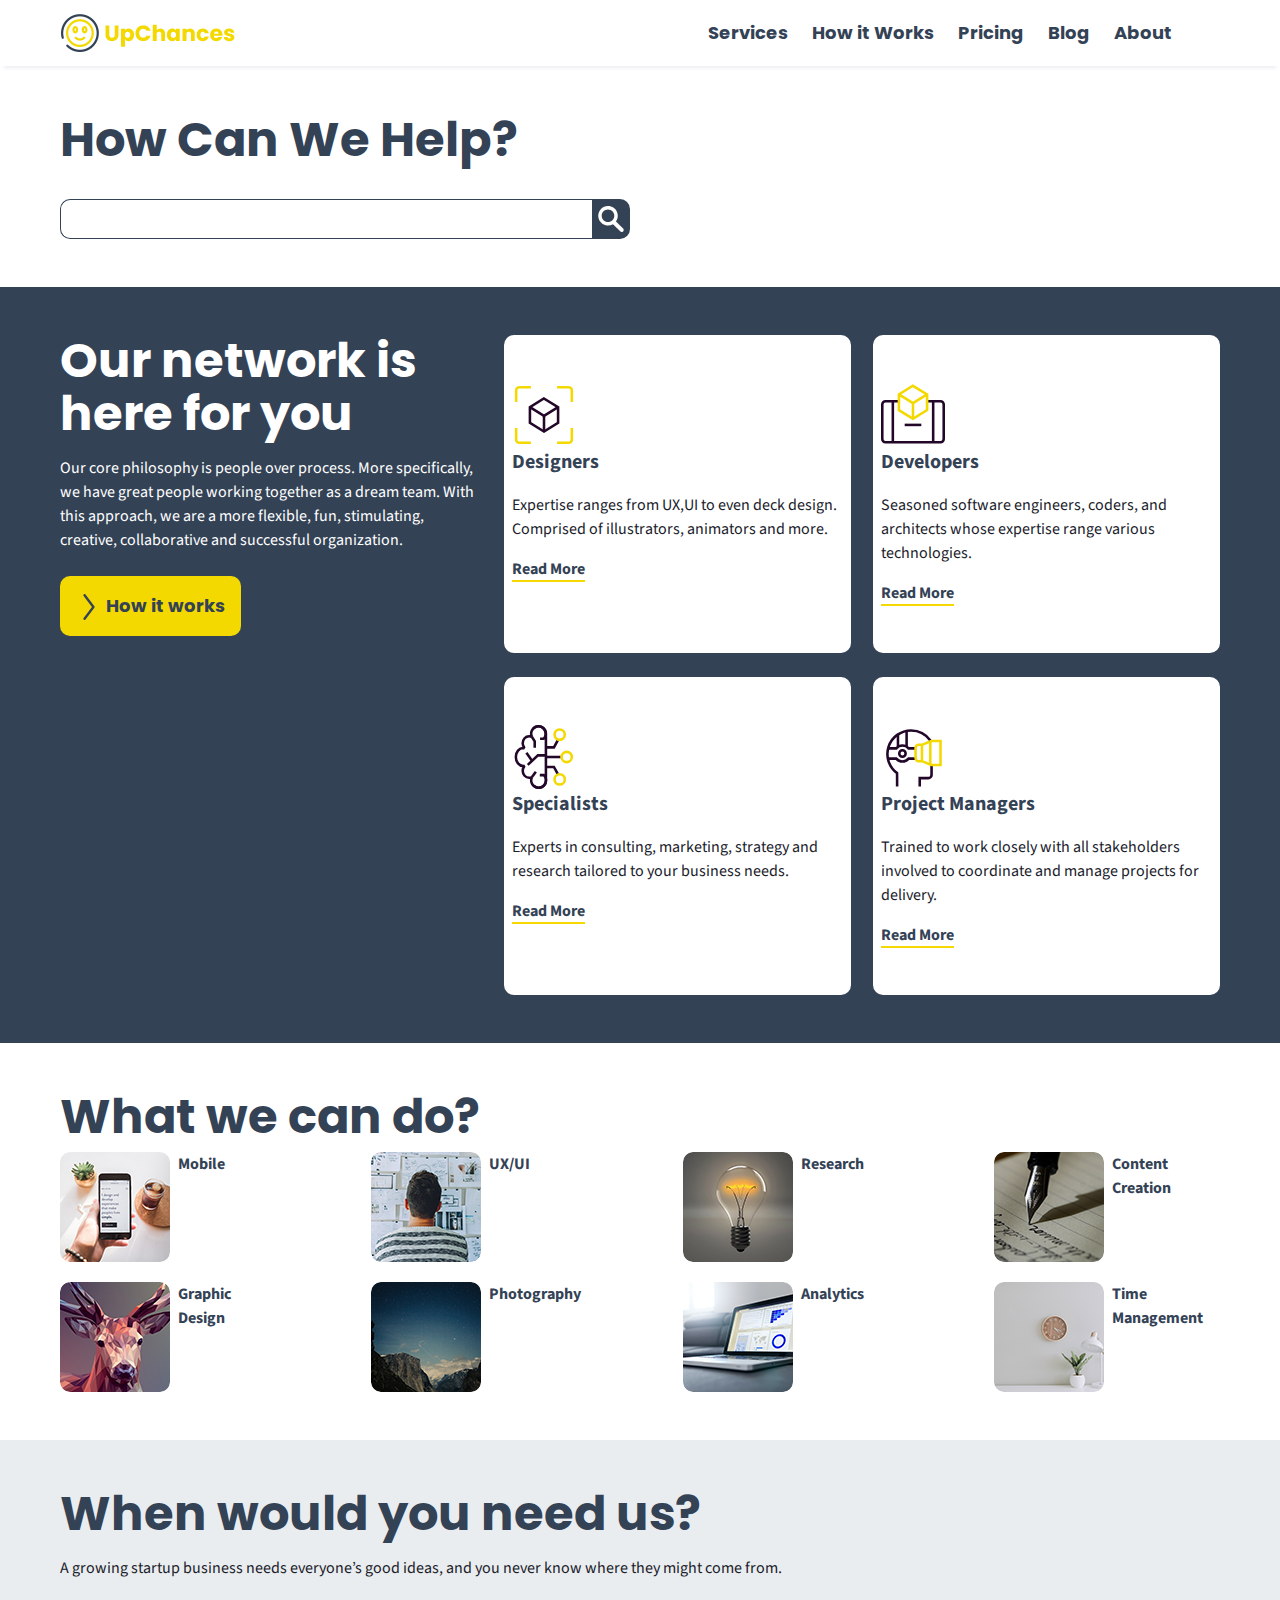
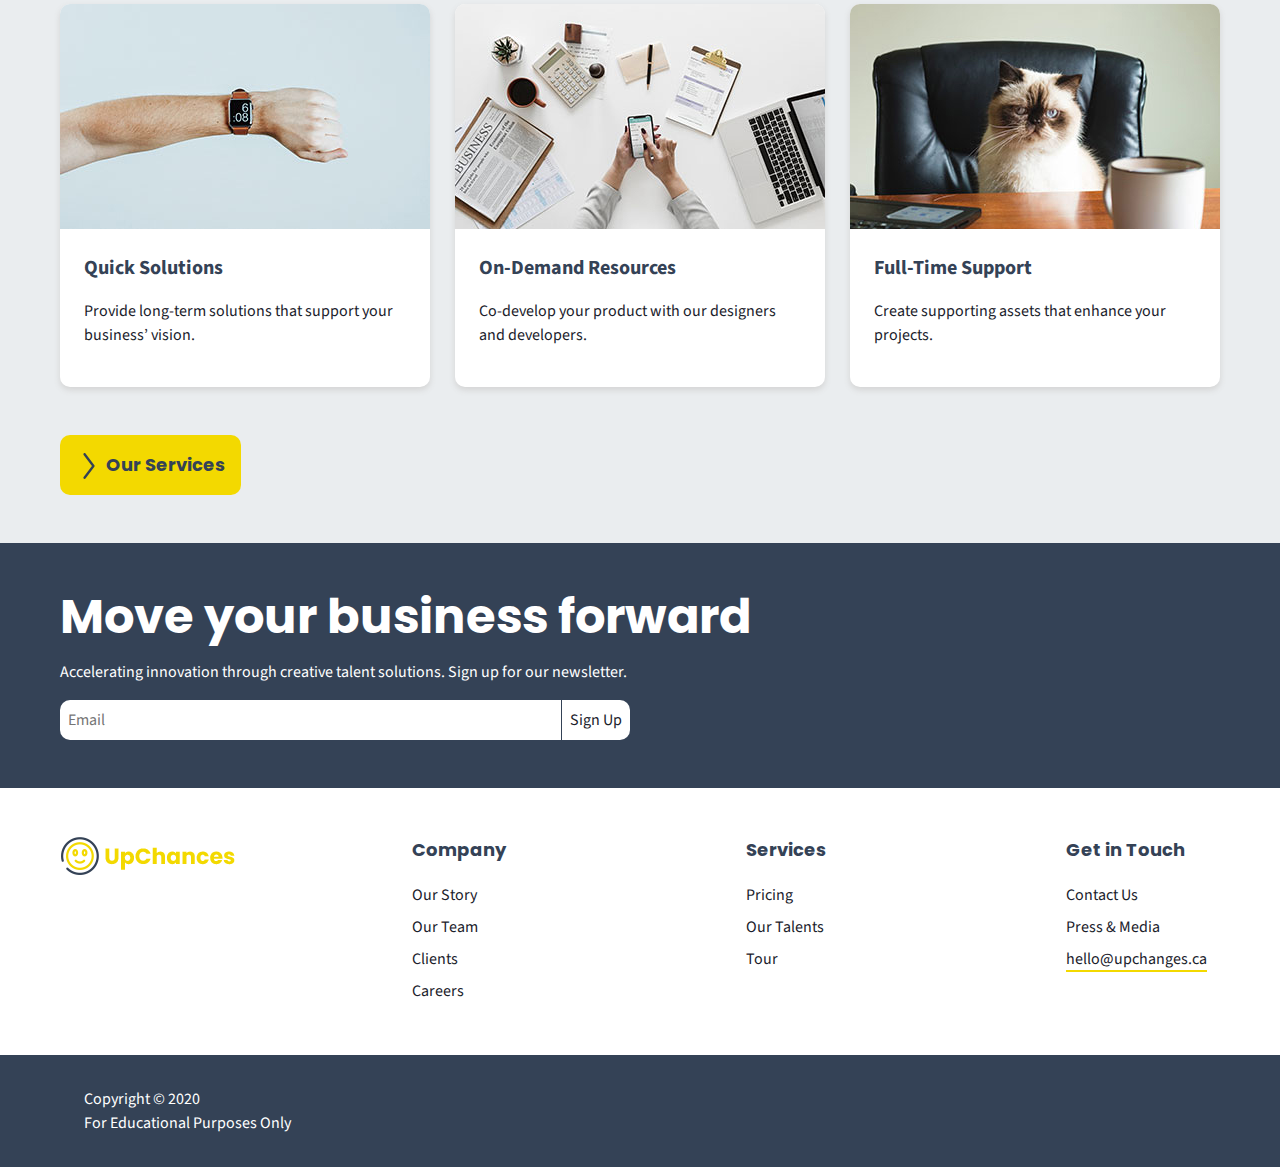
<file: index.html>
<!DOCTYPE html>
<html lang="en">

<head>
    <meta charset="UTF-8">
    <meta http-equiv="X-UA-Compatible" content="IE=edge">
    <meta name="viewport" content="width=device-width, initial-scale=1.0">
    <meta name="description" content="Assignment 3 - Advanced Layout">
    <title>Assignment 3 | Main Page</title>

    <link rel="stylesheet" href="css/reset.css">
    <link rel="stylesheet" href="css/styles.css">

    <link rel="preconnect" href="https://fonts.gstatic.com">
    <link href="https://fonts.googleapis.com/css2?family=Poppins:wght@400;700&family=Source+Sans+Pro:wght@400;700&display=swap" rel="stylesheet">

</head>

<body>
    <header>
        <div class="inner-container">
            <div class="flex">
                <div class="company-logo">
                    <h1 class="sr-only">UpChances</h1>
                    <a href="index.html"><img src="img/logo.png" alt="UpChances Company logo"></a>
                </div>
                <button class="hamburger-btn">
                    <svg viewBox="0 0 100 100" width="28" height="28">
                        <rect y="23" width="100" height="7.15"></rect>
                        <rect y="46" width="100" height="7.15"></rect>
                        <rect y="69" width="100" height="7.15"></rect>
                    </svg>
                </button>
            </div>
            <div class="toggle-nav">
                <nav>
                    <ul class="menu">
                        <li>
                            <a href="#network">Services</a>
                        </li>
                        <li>
                            <a href="form.html">How it Works</a>
                        </li>
                        <li>
                            <a href="form.html">Pricing</a>
                        </li>
                        <li>
                            <a href="#newsletter">Blog</a>
                        </li>
                        <li>
                            <a href="#what-we-do">About</a>
                        </li>
                    </ul>
                </nav>
            </div>
        </div>
    </header>

    <section class="banner-search">
        <div class="inner-container">
            <div class="search">
                <h2>How Can We Help?</h2>
                <form  action="#" method="GET" role="search">
                    <label class="sr-only" for="search">How Can We Help?</label>
                    <input type="search" id="search">
                    <button class="magnifying-glass" type="submit"><img src="img/home-page/search/magnifying-glass.svg" alt="magnifying glass"></button>
                </form>
            </div>
        </div>
    </section>

    <section class="network" id="network">
        <div class="inner-container">
            <div class="philosophy">
                <h2>Our network is here for you</h2>
                <p>Our core philosophy is people over process. More specifically, we have great people working together
                    as a
                    dream team. With this approach, we are a more flexible, fun, stimulating, creative, collaborative
                    and
                    successful organization.</p>
                <div class="utility-button">
                    <a href="form.html">
                        <svg version="1.1" xmlns="http://www.w3.org/2000/svg" xmlns:xlink="http://www.w3.org/1999/xlink" x="0px" y="0px" viewBox="0 0 330.002 330.002" style="enable-background:new 0 0 330.002 330.002;" xml:space="preserve"> <path d="M233.252,155.997L120.752,6.001c-4.972-6.628-14.372-7.97-21-3c-6.628,4.971-7.971,14.373-3,21 l105.75,140.997L96.752,306.001c-4.971,6.627-3.627,16.03,3,21c2.698,2.024,5.856,3.001,8.988,3.001 c4.561,0,9.065-2.072,12.012-6.001l112.5-150.004C237.252,168.664,237.252,161.33,233.252,155.997z" /></svg>
                        How it works
                    </a>
                </div>
            </div>
            <div class="articles">
                <article>
                    <svg width="64px" height="64px" viewBox="0 0 200 200" xmlns="http://www.w3.org/2000/svg">
                        <line x1="100" y1="101.93" x2="100" y2="149.93" fill="none" stroke="#220728"
                            stroke-miterlimit="10" stroke-width="8" />
                        <line x1="56" y1="75.5" x2="100" y2="102.49" fill="none" stroke="#220728" stroke-miterlimit="10"
                            stroke-width="7.94" />
                        <line x1="144" y1="75.5" x2="100" y2="102.49" fill="none" stroke="#220728"
                            stroke-miterlimit="10" stroke-width="8" />
                        <polygon points="144 75.5 144 124.28 100 151.6 56 124.61 56 75.5 99.5 48.4 144 75.5" fill="none"
                            stroke="#220728" stroke-miterlimit="10" stroke-width="8" />
                        <path d="M187,141v36a10,10,0,0,1-10,10H141" fill="none" stroke="#f3d900" stroke-miterlimit="10"
                            stroke-width="8" />
                        <path d="M141,13h36a10,10,0,0,1,10,10V59" fill="none" stroke="#f3d900" stroke-miterlimit="10"
                            stroke-width="8" />
                        <path d="M13,59V23A10,10,0,0,1,23,13H59" fill="none" stroke="#f3d900" stroke-miterlimit="10"
                            stroke-width="8" />
                        <path d="M59,187H23a10,10,0,0,1-10-10V141" fill="none" stroke="#f3d900" stroke-miterlimit="10"
                            stroke-width="8" />
                    </svg>
                    <h3>Designers</h3>
                    <p>Expertise ranges from UX,UI to even deck design. Comprised of illustrators, animators and more.
                    </p>
                    <a href="#">Read More</a>
                </article>
                <article>
                    <svg width="64px" height="64px" viewBox="0 0 200 200" xmlns="http://www.w3.org/2000/svg">
                        <path
                            d="M145,57h41a10,10,0,0,1,10,10V175a10,10,0,0,1-10,10H14A10,10,0,0,1,4,175V67A10,10,0,0,1,14,57H55.5"
                            fill="none" stroke="#220728" stroke-miterlimit="10" stroke-width="8" />
                        <line x1="163.03" y1="56.97" x2="163.03" y2="185.03" fill="none" stroke="#220728"
                            stroke-miterlimit="10" stroke-width="8" />
                        <line x1="36.97" y1="56.97" x2="36.97" y2="185.03" fill="none" stroke="#220728"
                            stroke-miterlimit="10" stroke-width="8" />
                        <line x1="100" y1="62.23" x2="100" y2="110.23" fill="none" stroke="#f3d900"
                            stroke-miterlimit="10" stroke-width="8" />
                        <line x1="56" y1="35.8" x2="100" y2="62.79" fill="none" stroke="#f3d900" stroke-miterlimit="10"
                            stroke-width="7.94" />
                        <line x1="144" y1="35.8" x2="100" y2="62.79" fill="none" stroke="#f3d900" stroke-miterlimit="10"
                            stroke-width="8" />
                        <polygon points="144 35.8 144 84.58 100 111.9 56 84.91 56 35.8 99.5 8.7 144 35.8" fill="none"
                            stroke="#f3d900" stroke-miterlimit="10" stroke-width="8" />
                        <line x1="74" y1="131" x2="126" y2="131" fill="none" stroke="#220728" stroke-miterlimit="10"
                            stroke-width="8" />
                    </svg>
                    <h3>Developers</h3>
                    <p>Seasoned software engineers, coders, and architects whose expertise range various technologies.</p>
                    <a href="#">Read More</a>
                </article>
                <article>
                    <svg width="64px" height="64px" viewBox="0 0 200 200" xmlns="http://www.w3.org/2000/svg">
                        <path
                            d="M106,27A23,23,0,1,0,62.45,37.33a18.45,18.45,0,0,0-9-2.33c-11,0-20,9.85-20,22a23.09,23.09,0,0,0,5.81,15.5A19.12,19.12,0,0,0,35,72c-12.7,0-23,12.54-23,28s10.3,28,23,28a19.12,19.12,0,0,0,4.31-.5A23.09,23.09,0,0,0,33.5,143c0,12.15,9,22,20,22a18.45,18.45,0,0,0,9-2.33A23,23,0,1,0,106,173c0-.34,0-0.67,0-1h0V28h0C106,27.67,106,27.34,106,27Z"
                            fill="none" stroke="#220728" stroke-linejoin="bevel" stroke-width="8" />
                        <path d="M67.26,189.26a23,23,0,0,0,32.53-32.53H86.9" fill="none" stroke="#220728"
                            stroke-miterlimit="10" stroke-width="8" />
                        <path d="M66.26,10.74A23,23,0,0,1,98.79,43.26H87.67" fill="none" stroke="#220728"
                            stroke-miterlimit="10" stroke-width="8" />
                        <polyline points="106 95 81 95 49.25 124.76" fill="none" stroke="#220728" stroke-miterlimit="10"
                            stroke-width="8" />
                        <line x1="44.97" y1="86.65" x2="62.45" y2="111.44" fill="none" stroke="#220728"
                            stroke-miterlimit="10" stroke-width="8" />
                        <line x1="62.45" y1="162.67" x2="74.5" y2="146" fill="none" stroke="#220728"
                            stroke-miterlimit="10" stroke-width="8" />
                        <polyline points="62.45 37.49 71 51 71 71" fill="none" stroke="#220728" stroke-miterlimit="10"
                            stroke-width="8" />
                        <line x1="152" y1="100" x2="104" y2="100" fill="none" stroke="#220728" stroke-miterlimit="10"
                            stroke-width="8" />
                        <polyline points="107 131 131 131 143 152.67" fill="none" stroke="#220728"
                            stroke-miterlimit="10" stroke-width="8" />
                        <polyline points="107 70 131 70 143 48.33" fill="none" stroke="#220728" stroke-miterlimit="10"
                            stroke-width="8" />
                        <circle cx="171" cy="100" r="16" fill="none" stroke="#f3d900" stroke-miterlimit="10"
                            stroke-width="8" />
                        <circle cx="149" cy="170" r="16" fill="none" stroke="#f3d900" stroke-miterlimit="10"
                            stroke-width="8" />
                        <circle cx="149" cy="30" r="16" fill="none" stroke="#f3d900" stroke-miterlimit="10"
                            stroke-width="8" />
                    </svg>
                    <h3>Specialists</h3>
                    <p>Experts in consulting, marketing, strategy and research tailored to your business needs.</p>
                    <a href="#">Read More</a>
                </article>
                <article>
                    <svg width="64px" height="64px" viewBox="0 0 200 200" xmlns="http://www.w3.org/2000/svg">
                        <path d="M50.39,192l-0.16-41.61A73.91,73.91,0,0,1,94,16.91c25.05,0,46.81,12.46,60.41,31.53"
                            fill="none" stroke="#220728" stroke-miterlimit="10" stroke-width="8" />
                        <path d="M21,105H47.79a25,25,0,0,0,38.41,0H107" fill="none" stroke="#220728"
                            stroke-miterlimit="10" stroke-width="8" />
                        <path d="M107,73H86.21a25,25,0,0,0-38.41,0H21" fill="none" stroke="#220728"
                            stroke-miterlimit="10" stroke-width="8" />
                        <path d="M158,127v29a10,10,0,0,1-10,10H121v26" fill="none" stroke="#220728"
                            stroke-miterlimit="10" stroke-width="8" />
                        <line x1="154" y1="125" x2="154" y2="50" fill="none" stroke="#f3d900" stroke-miterlimit="10"
                            stroke-width="8" />
                        <path d="M128,113H118a10,10,0,0,1-10-10V72a10,10,0,0,1,10-10h10l29-12h29v75H157Z" fill="none"
                            stroke="#f3d900" stroke-miterlimit="10" stroke-width="8" />
                        <line x1="128" y1="111" x2="128" y2="62" fill="none" stroke="#f3d900" stroke-miterlimit="10"
                            stroke-width="8" />
                        <circle cx="67" cy="89" r="10" fill="none" stroke="#220728" stroke-miterlimit="10"
                            stroke-width="8" />
                        <line x1="53" y1="68.12" x2="53" y2="28" fill="none" stroke="#220728" stroke-miterlimit="10"
                            stroke-width="8" />
                        <line x1="80" y1="18" x2="80" y2="67.12" fill="none" stroke="#220728" stroke-miterlimit="10"
                            stroke-width="8" />
                    </svg>
                    <h3>Project Managers</h3>
                    <p>Trained to work closely with all stakeholders involved to coordinate and manage projects for delivery.</p>
                    <a href="#">Read More</a>
                </article>
            </div>
        </div>
    </section>

    <section class="what-we-do" id="what-we-do">
            <h2>What we can do?</h2>
            <div class="gallery">
                <div class="row">
                    <div>
                        <img src="img/home-page/what-we-do/mobile.jpg" alt="Mobile Phone">
                        <p>Mobile</p>
                    </div>
                    <div>
                        <img src="img/home-page/what-we-do/uxui.jpg" alt="Man looking at the desk">
                        <p>UX/UI</p>
                    </div>
                    <div>
                        <img src="img/home-page/what-we-do/research.jpg" alt="Bulb">
                        <p>Research</p>
                    </div>
                    <div>
                        <img src="img/home-page/what-we-do/writing.jpg" alt="Writing with pen on paper">
                        <p>Content Creation</p>
                    </div>
                </div>
                <div class="row">
                    <div>
                        <img src="img/home-page/what-we-do/graphic.jpg" alt="Graphic picture of a deer">
                        <p>Graphic Design</p>
                    </div>
                    <div>
                        <img src="img/home-page/what-we-do/photography.jpg" alt="Night sky in mountains">
                        <p>Photography</p>
                    </div>
                    <div>
                        <img src="img/home-page/what-we-do/analytics.jpg" alt="Laptop">
                        <p>Analytics</p>
                    </div>
                    <div>
                        <img src="img/home-page/what-we-do/time.jpg" alt="Clock and a plant">
                        <p>Time Management</p>
                    </div>
                </div>
            </div>
    </section>

    <section class="need-us">
        <div class="inner-container">
            <h2>When would you need us?</h2>
            <p>A growing startup business needs everyone’s good ideas, and you never know where they might come from.</p>
            <div class="cards">
                <div class="card">
                    <picture>
                        <source srcset="img/home-page/need-us/solutions-lg.jpg" media="(min-width: 750px)">
                        <img src="img/home-page/need-us/solutions-sm.jpg" alt="Hand and a watch">
                    </picture>
                    <div class="card-body">
                        <h3>Quick Solutions</h3>
                        <p>Provide long-term solutions that support your business’ vision.</p>
                    </div>
                </div>
                <div class="card">
                    <picture>
                        <source srcset="img/home-page/need-us/resources-lg.jpg" media="(min-width: 750px)">
                        <img src="img/home-page/need-us/resources-sm.jpg" alt="Mobile phone in hands and gadgets">
                    </picture>
                    <div class="card-body">
                        <h3>On-Demand Resources</h3>
                        <p>Co-develop your product with our designers and developers.</p>
                    </div>
                </div>
                <div class="card">
                    <picture>
                        <source srcset="img/home-page/need-us/support-lg.jpg" media="(min-width: 750px)">
                        <img src="img/home-page/need-us/support-sm.jpg" alt="Cat in a chair">
                    </picture>
                    <div class="card-body">
                        <h3>Full-Time Support</h3>
                        <p>Create supporting assets that enhance your projects.</p>
                    </div>
                </div>
            </div>
            <div class="utility-button">
                <a href="#">
                    <svg version="1.1" xmlns="http://www.w3.org/2000/svg" xmlns:xlink="http://www.w3.org/1999/xlink" x="0px" y="0px" viewBox="0 0 330.002 330.002" style="enable-background:new 0 0 330.002 330.002;" xml:space="preserve"><path d="M233.252,155.997L120.752,6.001c-4.972-6.628-14.372-7.97-21-3c-6.628,4.971-7.971,14.373-3,21 l105.75,140.997L96.752,306.001c-4.971,6.627-3.627,16.03,3,21c2.698,2.024,5.856,3.001,8.988,3.001 c4.561,0,9.065-2.072,12.012-6.001l112.5-150.004C237.252,168.664,237.252,161.33,233.252,155.997z" /></svg>
                    Our Services
                </a>
            </div>
        </div>
    </section>

    <section class="newsletter" id="newsletter">
        <div class="inner-container">
            <h2>Move your business forward</h2>
            <p>Accelerating innovation through creative talent solutions. Sign up for our newsletter.</p>
            <form class="sign-up-form" action="#" method="POST">
                <label class="sr-only" for="email">Email</label>
                <input type="email" id="email" placeholder="Email">
                <button class="sign-up-btn" type="submit" >Sign Up</button>
            </form>
        </div>
    </section>

    <footer>
        <section class="footer-body">
                <h3 class="sr-only">UpChances</h3>
                <a href="index.html"><img src="img/logo.png" alt="UpChances Company logo"></a>
                <div class="wrapper">
                    <div class="footer-nav">
                        <nav>
                            <h4>Company</h4>
                            <ul class="nav-items">
                                <li>Our Story</li>
                                <li>Our Team</li>
                                <li>Clients</li>
                                <li>Careers</li>
                            </ul>
                        </nav>
                    </div>
                    <div class="footer-nav">
                        <nav>
                            <h4>Services</h4>
                            <ul class="nav-items">
                                <li>Pricing</li>
                                <li>Our Talents</li>
                                <li>Tour</li>
                            </ul>
                        </nav>
                    </div>
                    <div class="footer-nav">
                        <nav>
                            <h4>Get in Touch</h4>
                            <ul class="nav-items">
                                <li>Contact Us</li>
                                <li>Press & Media</li>
                                <li class="company-email"><a href="#">hello@upchanges.ca</a></li>
                            </ul>
                        </nav>
                    </div>
                </div>
        </section>
        <div class="copyright">
            <div class="inner-container">
                <p>Copyright &copy; 2020</p>
                <p>For Educational Purposes Only</p>
            </div>
        </div>
    </footer>

    <script src="js/main.js"></script>
</body>

</html>
</file>
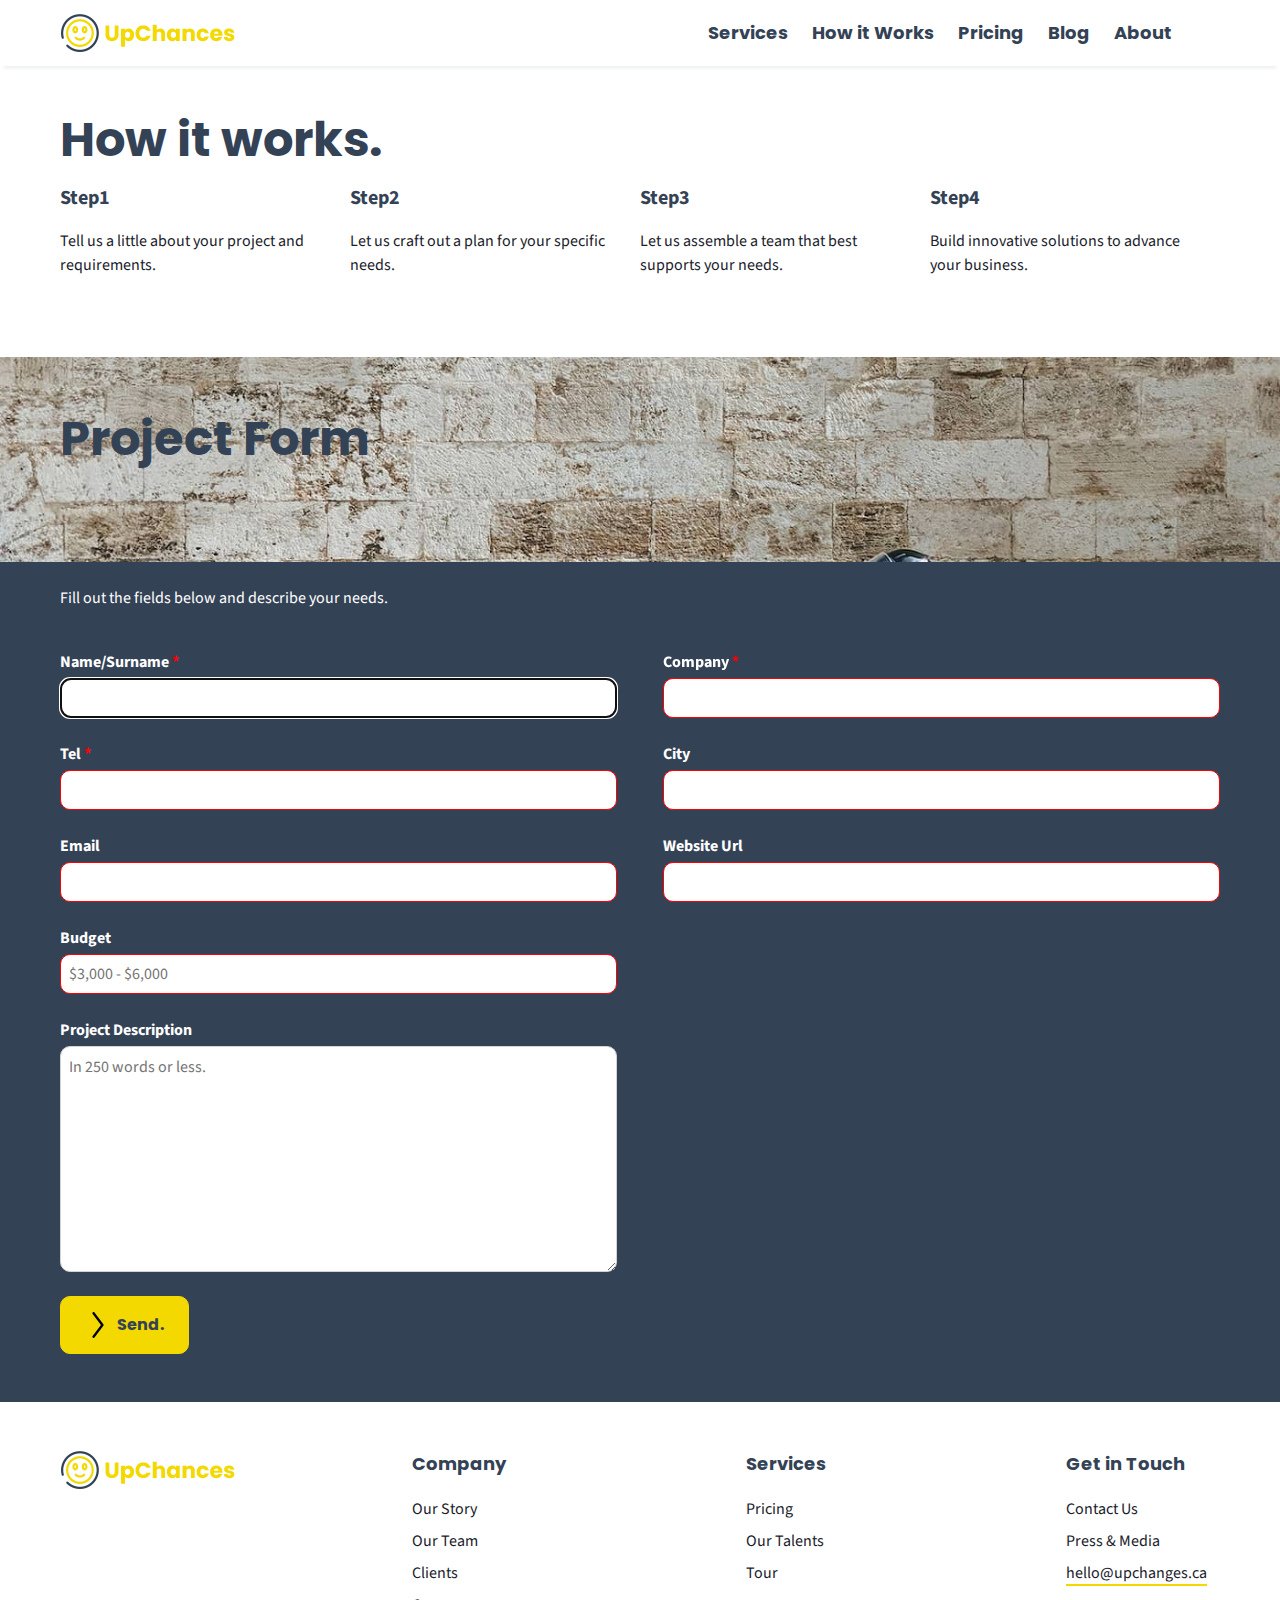
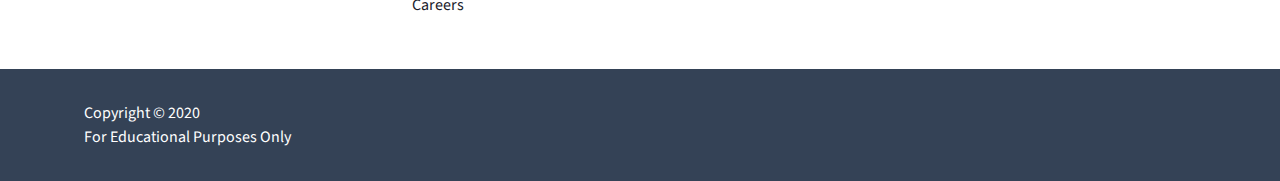
<file: form.html>
<!DOCTYPE html>
<html lang="en">

<head>
    <meta charset="UTF-8">
    <meta http-equiv="X-UA-Compatible" content="IE=edge">
    <meta name="viewport" content="width=device-width, initial-scale=1.0">
    <meta name="description" content="Assignment 3 - Advanced Layout">

    <title>Assignment 3 | Form Page</title>

    <link rel="stylesheet" href="css/reset.css">
    <link rel="stylesheet" href="css/styles.css">

    <link rel="preconnect" href="https://fonts.gstatic.com">
    <link href="https://fonts.googleapis.com/css2?family=Poppins:wght@400;700&family=Source+Sans+Pro:wght@400;700&display=swap" rel="stylesheet">
</head>

<body>
    <header>
        <div class="inner-container">
            <div class="flex">
                <div class="company-logo">
                    <h1 class="sr-only">UpChances</h1>
                    <a href="index.html"><img src="img/logo.png" alt="UpChances Company logo"></a>
                </div>
                <button class="hamburger-btn">
                    <svg viewBox="0 0 100 100" width="28" height="28">
                        <rect y="23" width="100" height="7.15"></rect>
                        <rect y="46" width="100" height="7.15"></rect>
                        <rect y="69" width="100" height="7.15"></rect>
                    </svg>
                </button>
            </div>
            <div class="toggle-nav">
                <nav>
                    <ul class="menu">
                        <li>
                            <a href="#">Services</a>
                        </li>
                        <li>
                            <a href="#">How it Works</a>
                        </li>
                        <li>
                            <a href="#">Pricing</a>
                        </li>
                        <li>
                            <a href="#">Blog</a>
                        </li>
                        <li>
                            <a href="#">About</a>
                        </li>
                    </ul>
                </nav>
            </div>
        </div>
    </header>
    <section class="how-it-works">
        <div class="inner-container">
            <h2>How it works.</h2>
            <div class="steps">
                <div class="step">
                    <h3>Step1</h3>
                    <p>Tell us a little about your project and requirements.</p>
                </div>
                <div class="step">
                    <h3>Step2</h3>
                    <p>Let us craft out a plan for your specific needs.</p>
                </div>
                <div class="step">
                    <h3>Step3</h3>
                    <p>Let us assemble a team that best supports your needs.</p>
                </div>
                <div class="step">
                    <h3>Step4</h3>
                    <p>Build innovative solutions to advance your business.</p>
                </div>
            </div>
        </div>
    </section>

    <section class="form">
        <div class="form-title">
            <div class="inner-container">
                <h2>Project Form</h2>
            </div>
        </div>

        <form method="POST" action="#">
            <div class="inner-container">
                <p>Fill out the fields below and describe your needs.</p>
                <div class="input-groups">
                    <div class="input-group">
                        <label for="name">Name/Surname <span>*</span></label>
                        <input type="text" id="name" required autofocus>
                    </div>

                    <div class="input-group">
                        <label for="company">Company <span>*</span></label>
                        <input type="text" id="company" required >
                    </div>

                    <div class="input-group">
                        <label for="tel">Tel <span>*</span></label>
                        <input type="tel" id="tel" required>
                    </div>

                    <div class="input-group">
                        <label for="city">City</label>
                        <input type="text" id="city" required >
                    </div>

                    <div class="input-group">
                        <label for="email">Email</label>
                        <input type="email" id="email" required>
                    </div>

                    <div class="input-group">
                        <label for="url">Website Url</label>
                        <input type="url" id="url" required>
                    </div>

                    <div class="input-group">
                        <label for="budget">Budget</label>
                        <input type="number" id="budget" placeholder="$3,000 - $6,000" min="3000" max="6000" step="100" required>
                    </div>
                </div>

                <div class="input-group">
                    <label for="description">Project Description</label>
                    <textarea name="description" id="description"  placeholder="In 250 words or less." ></textarea>
                </div>

                <button type="submit">Send.</button>
            </div>
        </form>
    </section>

    <footer>
        <section class="footer-body">
            <h3 class="sr-only">UpChances</h3>
            <a href="index.html"><img src="img/logo.png" alt="UpChances Company logo"></a>
            <div class="wrapper">
                <div class="footer-nav">
                    <nav>
                        <h4>Company</h4>
                        <ul class="nav-items">
                            <li>Our Story</li>
                            <li>Our Team</li>
                            <li>Clients</li>
                            <li>Careers</li>
                        </ul>
                    </nav>
                </div>
                <div class="footer-nav">
                    <nav>
                        <h4>Services</h4>
                        <ul class="nav-items">
                            <li>Pricing</li>
                            <li>Our Talents</li>
                            <li>Tour</li>
                        </ul>
                    </nav>
                </div>
                <div class="footer-nav">
                    <nav>
                        <h4>Get in Touch</h4>
                        <ul class="nav-items">
                            <li>Contact Us</li>
                            <li>Press & Media</li>
                            <li class="company-email"><a href="#">hello@upchanges.ca</a></li>
                        </ul>
                    </nav>
                </div>
            </div>
        </section>
        <div class="copyright">
            <div class="inner-container">
                <p>Copyright &copy; 2020</p>
                <p>For Educational Purposes Only</p>
            </div>
        </div>
    </footer>

    <script src="js/main.js"></script>

</body>
</html>
</file>
<file: css/styles.css>
:root {
  --navy: #344256;
  --yellow: #f3d900;
  --offWhite: #f9f8f7;
  --offBlack: #1a212b;
  --borderGrey: #d3d3d3;
  --bgGrey: #eaedef;
}

body {
  background-color: #fff;
  font-family: "Source Sans Pro", sans-serif;
  font-size: 1rem;
  color: var(--offBlack);
}

.inner-container {
  padding: 3rem 1.5rem;
}
.flex {
  display: flex;
  justify-content: space-between;
  align-items: center;
}

/* Typography */
h2 {
  font-family: "Poppins", sans-serif;
  font-size: 2.25rem;
  font-weight: bold;
  color: var(--navy);
  line-height: 2.5rem;
}
h3 {
  color: var(--navy);
  font-size: 1.25rem;
  font-weight: bold;
}
h4 {
  font-family: "Poppins", sans-serif;
  font-size: 1.125rem;
  font-weight: bold;
  color: var(--navy);
  margin-bottom: 1rem;
}
p {
  padding: 1rem 0;
}

/* Header */
header {
  background-color: white;
  position: sticky;
  position: -webkit-sticky;
  top: 0;
}
header .inner-container {
  padding: 0;
}
.hamburger-btn {
  background-color: var(--yellow);
  border-radius: 50%;
  border: none;
  padding: 1.125rem;
  vertical-align: middle;
  cursor: pointer;
}
button,
svg {
  display: inline-block;
  vertical-align: middle;
}
header {
  box-shadow: 0px 6px 4px -4px var(--bgGrey);
}
header div.flex {
  padding: 0.5rem 0.8125rem 0.5rem 1.5rem;
}
header nav li {
  border-bottom: 1px solid var(--borderGrey);
}
header nav {
  border-top: 1px solid var(--borderGrey);
  margin: 1.5rem 0 3rem;
}
.toggle-nav {
  position: absolute;
  max-height: 0;
  overflow: hidden;
  z-index: 1;
  background-color: #f9f8f7;
  left: 0;
  width: 100%;
  transition: all 0.7s ease-in-out;
}
.show-nav {
  max-height: 100vh;
}
.menu li a {
  text-decoration: none;
  color: var(--navy);
  font-family: "Poppins", sans-serif;
  font-size: 1.875rem;
  font-weight: bold;
  line-height: 2;
  padding-left: 1.5rem;
  display: block;
}

/* Banner Search */
input {
  width: 100%;
  border-radius: 10px 0 0 10px;
  border: 1px solid var(--navy);
  border-right: none;
  height: 2.5rem;
  padding: 0.5rem;
}
.magnifying-glass {
  border: none;
  background-color: transparent;
  width: 2.5rem;
  height: 2.5rem;
  background-color: var(--navy);
  border-radius: 0 10px 10px 0;
  cursor: pointer;
}
.search form {
  margin-top: 0.375rem;
  display: flex;
}

/* Section Network */
.network {
  background-color: var(--navy);
}
/* Philosophy */
.philosophy h2,
.philosophy p {
  color: white;
}
a svg {
  width: 1.625rem;
  height: 1.625rem;
  fill: var(--navy);
}
.utility-button {
  margin: 0.5rem 0 1.5rem;
}
.utility-button a {
  text-decoration: none;
  color: var(--navy);
  background-color: var(--yellow);
  padding: 1rem;
  border-radius: 10px;
  font-family: "Poppins", sans-serif;
  font-weight: bold;
  font-size: 1.125rem;
  display: inline-block;
}

/* Articles */
.articles {
  background-color: white;
  border-radius: 10px;
}
article {
  padding: 3rem 0.5rem 0;
}
article a {
  text-decoration: none;
  font-weight: bold;
  font-size: 1rem;
  color: var(--navy);
  border-bottom: 2px solid var(--yellow);
}
article:last-of-type {
  padding-bottom: 3rem;
}

/* What we Do */
.what-we-do {
  padding: 3rem 1.5rem;
}
.gallery {
  display: flex;
  flex-wrap: wrap;
}
.row {
  display: flex;
  overflow: scroll;
  scrollbar-width: none;
  width: 100%;
}
.row::-webkit-scrollbar {
  background: transparent;
  width: 0;
}
.row:first-of-type {
  margin-top: 0.5rem;
  margin-bottom: 1.25rem;
}
.row div {
  display: flex;
  margin-right: 1rem;
  flex: 0 0 13.125rem;
}
.row div p {
  color: var(--navy);
  font-weight: bold;
  padding: 0;
}
.row div img {
  border-radius: 10px;
  margin-right: 0.5rem;
}

/* Need Us */
.need-us {
  background-color: var(--bgGrey);
}
.cards {
  margin-top: 0.5rem;
}

.card {
  background-color: white;
  border-radius: 10px;
  margin-bottom: 3rem;
  box-shadow: 0px 3px 6px 0px var(--borderGrey);
}
.card img {
  border-radius: 10px 10px 0 0;
  width: 100%;
}
.card-body {
  padding: 1.2rem 0.5rem 0.5rem;
}

.need-us .utility-button {
  margin: 0;
}
/* Newsletter */
.newsletter {
  background-color: var(--navy);
  color: white;
}
.newsletter h2 {
  color: white;
}
.sign-up-form {
  display: flex;
  align-items: center;
}
.sign-up-form input {
  border: none;
  border-right: 1px solid var(--navy);
}
.sign-up-btn {
  border: none;
  background-color: white;
  min-width: 4.25rem;
  height: 2.5rem;
  border-radius: 0 10px 10px 0;
  cursor: pointer;
  color: var(--offBlack);
}

/* Footer */
.footer-body {
  padding: 3rem 1.5rem;
}
.footer-nav {
  margin: 2rem 0;
}
.nav-items {
  line-height: 2rem;
}
.company-email a {
  text-decoration: none;
  color: var(--offBlack);
  border-bottom: 2px solid var(--yellow);
}
.copyright {
  background-color: var(--navy);
  color: white;
}
.copyright p {
  padding: 0;
}
footer .inner-container {
  padding: 2rem 1.5rem;
}

/*  Form page*/
.step {
  padding: 1rem 0;
}
.form form {
  background-color: var(--navy);
}
.form .inner-container {
  padding-top: 0.5rem;
}
.form .form-title {
  padding: 3rem 0;
  background-image: url(../img/form-page/form-bg-sm.jpg);
  background-repeat: no-repeat;
  background-attachment: fixed;
  background-position: top center;
  background-size: cover;
}

.form form {
  color: white;
}
.form form label {
  font-weight: bold;
}
.input-group {
  margin-top: 1.5rem;
}
.form form input,
.form textarea {
  border-radius: 10px;
  margin-top: 0.25rem;
  border: 1px solid var(--borderGrey);

}
.form form input:invalid {
  border: 1px solid red;
}
.form form input:valid {
  background-image: url(../img/form-page/checkmark.svg);
  background-repeat: no-repeat;
  background-position: right 0.875rem center;
}
.input-group span {
  color: red;
}
.form textarea {
  width: 100%;
  resize: vertical;
  min-height: 350px;
  padding: 0.5rem;
}
.form button {
  color: var(--navy);
  background-color: var(--yellow);
  padding: 1rem 1.5rem 1rem 3.5rem;
  border-radius: 10px;
  font-family: "Poppins", sans-serif;
  font-weight: bold;
  font-size: 18px1.125rem;
  background-image: url(../img/arrow.svg);
  background-size: 1.625rem;
  background-repeat: no-repeat;
  background-position: 1.5rem center;
  border: 1px solid var(--yellow);
  margin-top: 1.5rem;
}

/* Media Queries */

@media only screen and (min-width: 750px) {
  h2 {
    font-size: 3rem;
    line-height: 3.3rem;
  }
  .search form {
    margin-top: 2rem;
  }
  /* Articles */
  .articles {
    background-color: var(--navy);
    border-radius: none;
    display: flex;
    flex-wrap: wrap;
    justify-content: space-between;
  }
  article {
    background-color: white;
    border-radius: 10px;
    padding-bottom: 3rem;
    flex: 0 0 48.5%;
  }

  article:nth-of-type(1),
  article:nth-of-type(2) {
    margin-bottom: 1.5rem;
  }

  /* Cards */
  .card {
    display: flex;
    align-items: center;
  }
  .card img {
    border-radius: 10px 0 0 10px;
    min-width: 370px;
    height: 100%;
  }
  .card-body {
    padding: 1.5rem;
  }

  /* Footer */
  .wrapper {
    display: flex;
    justify-content: space-between;
  }
  .footer-nav {
    margin: 2rem 3.5rem 0 0;
  }

  /* Form Page  */
  .how-it-works {
    height: 425px;
  }
  .steps {
    display: flex;
    flex-flow: column wrap;
    height: 18rem;
    justify-content: flex-start;
    align-content: space-between;
  }
  .step {
    width: 45%;
    height:50%;
  }
  .form .form-title {
    background-image: url(../img/form-page/form-bg-md.jpg);
  }

  .input-groups {
    display: flex;
    flex-wrap: wrap;
    justify-content: space-between;
  }
  .input-group {
    flex: 0 0 48%;
  }
  .form textarea {
    min-height: 174px;
  }
}
@media only screen and (min-width: 1240px) {
  .inner-container,
  .what-we-do,
  .footer-body {
    width: 1160px;
    margin: 0 auto;
    padding: 3rem 0;
  }

  .hamburger-btn {
    visibility: hidden;
    opacity: 0;
  }
  header .inner-container {
    display: flex;
    align-items: center;
    justify-content: space-between;
    padding: 0;
  }
  header div.flex {
    padding: 0;
  }

  .toggle-nav {
    position: static;
    max-height: initial;
    width: auto;
    background-color: white;
  }
  .menu {
    display: flex;
    border: none;
    background-color: white;
  }
  .menu li {
    border: none;
  }
  header nav {
    border: none;
    margin: 1.5rem 3rem;
  }
  .menu li a {
    font-size: 1.125rem;
    line-height: 1;
  }
  .search form,
  .sign-up-form {
    width: 570px;
  }
  /* Gallery */
  .gallery .row {
    width: 100%;
    justify-content: space-between;
  }

  /* Network */
  .network .inner-container {
    display: flex;
    justify-content: space-between;
  }
  .philosophy {
    padding-right: 1.5rem;
  }
  .gallery .row {
    overflow: unset;
  }

  /* Need Us */
  .cards {
    display: flex;
    justify-content: space-between;
  }
  .card {
    max-width: 370px;
    flex-flow: column;
  }
  .card img {
    border-radius: 10px 10px 0 0;
  }

  /* Footer */
  .footer-body {
    display: flex;
    justify-content: space-between;
  }
  .footer-body a {
    flex: 0 0 20%;
  }
  .footer-nav {
    margin: 0 7.5rem;
  }

  /* Form Page */
  .steps {
    flex-direction: row;
    flex-wrap: nowrap;
    height: fit-content;
  }
  .how-it-works {
    height: fit-content;
  }

  .step {
    margin-right: 1.5rem;
  }
  .form textarea {
    display: block;
    width: 48%;
    min-height: 226px;
  }
  .form .form-title {
    background-image: url(../img/form-page/form-bg-lg.jpg);
  }
}
</file>
